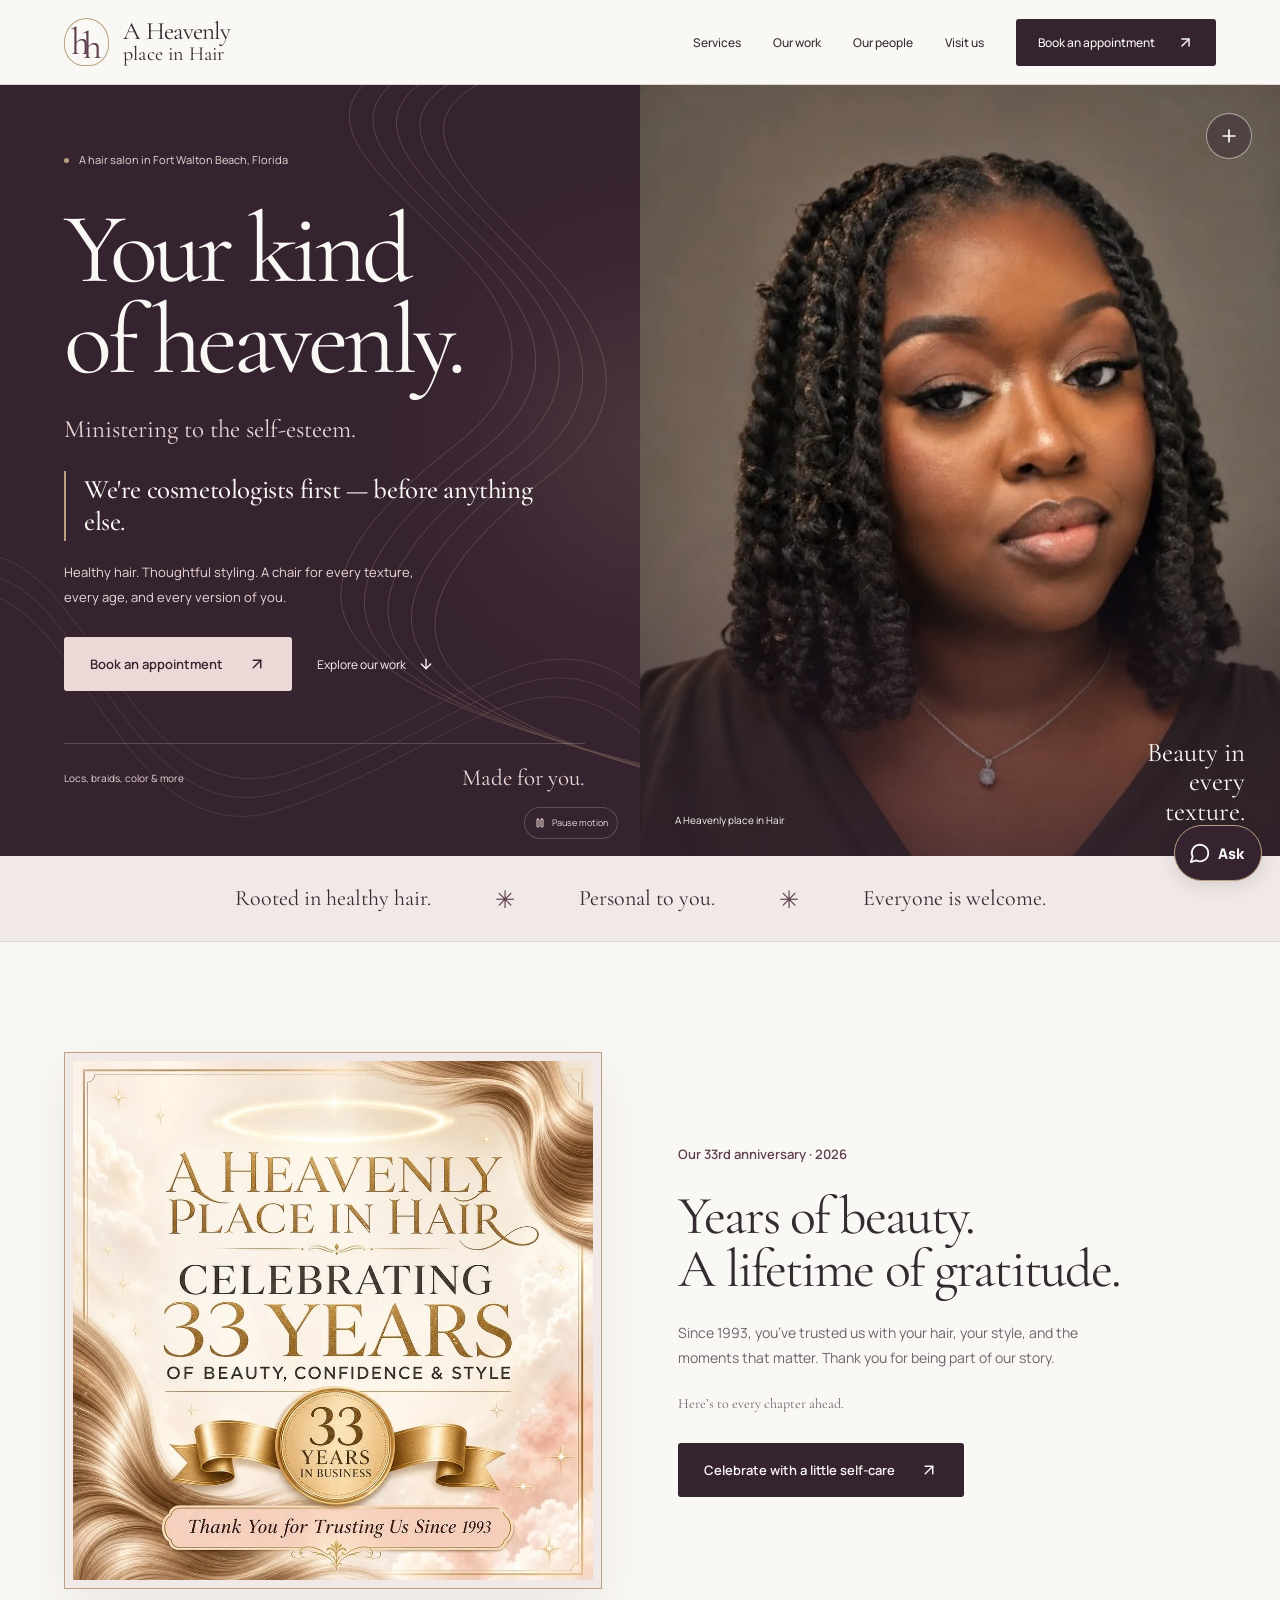
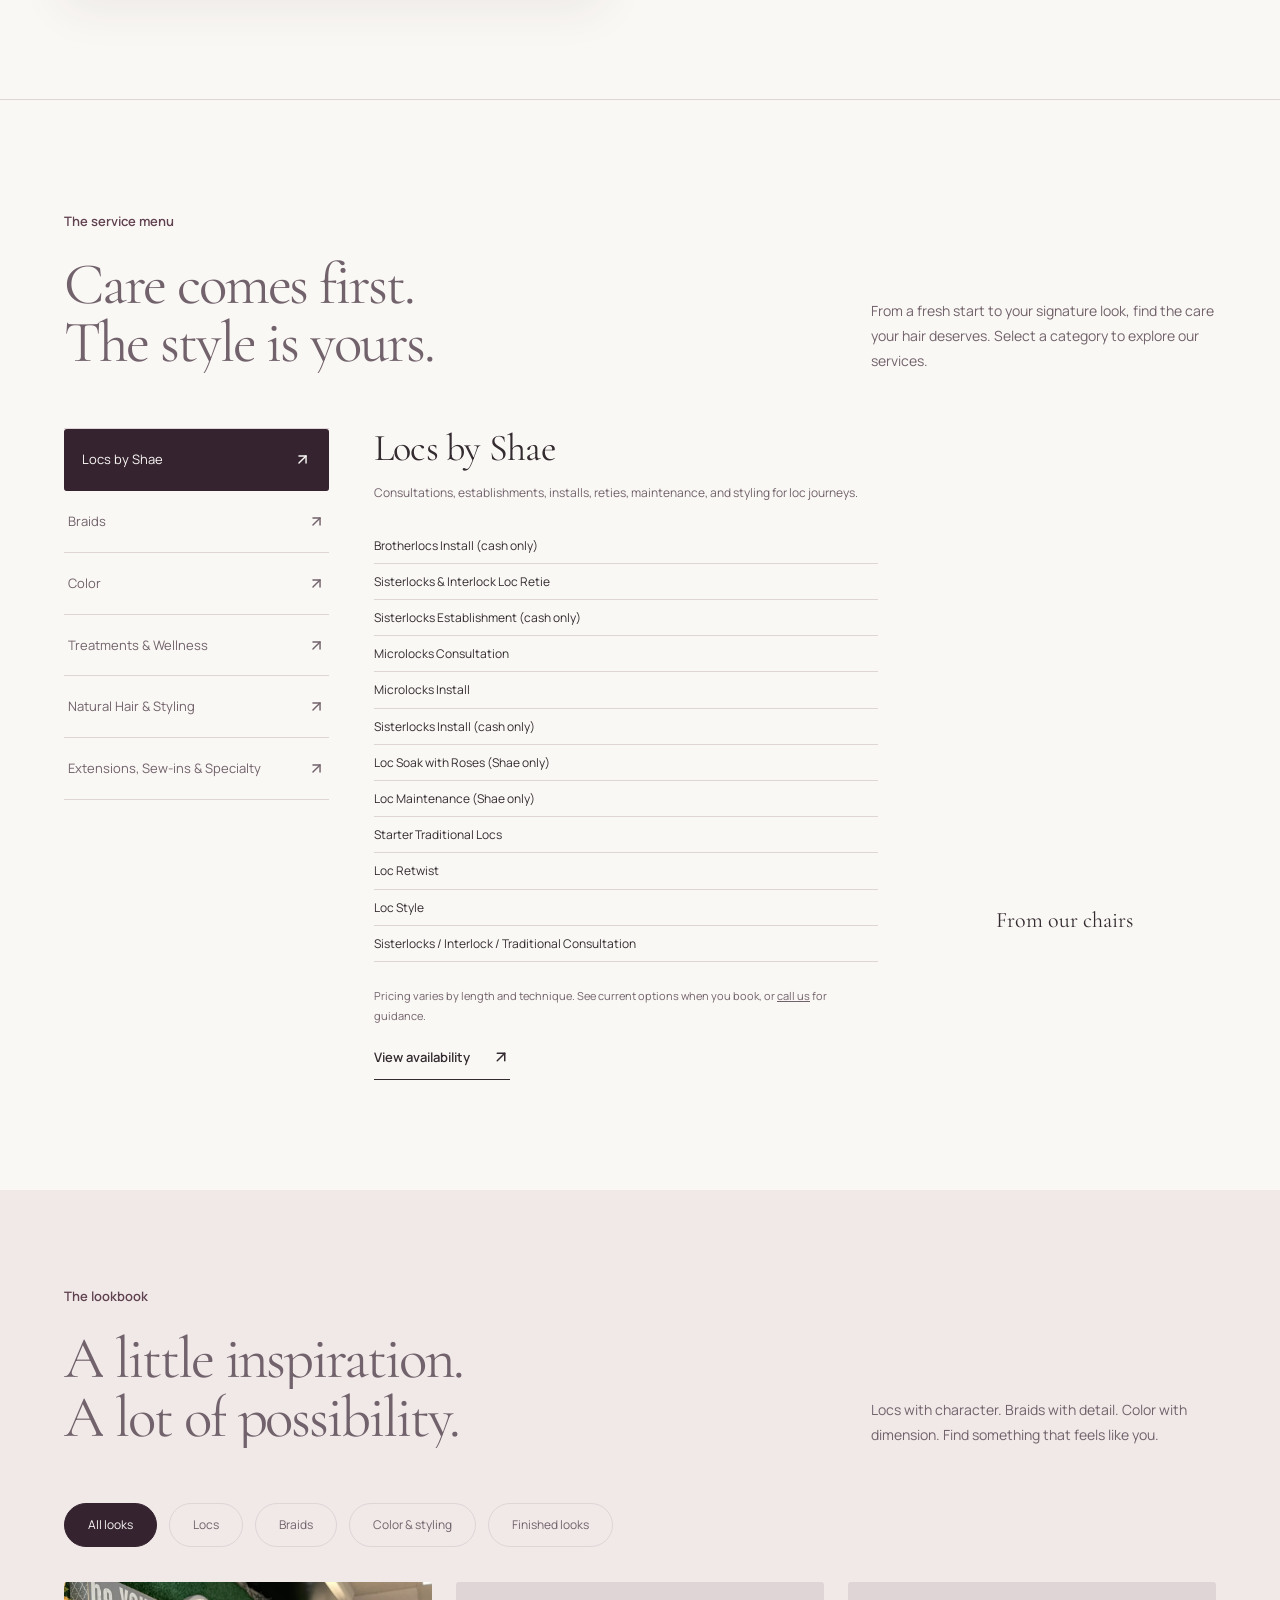
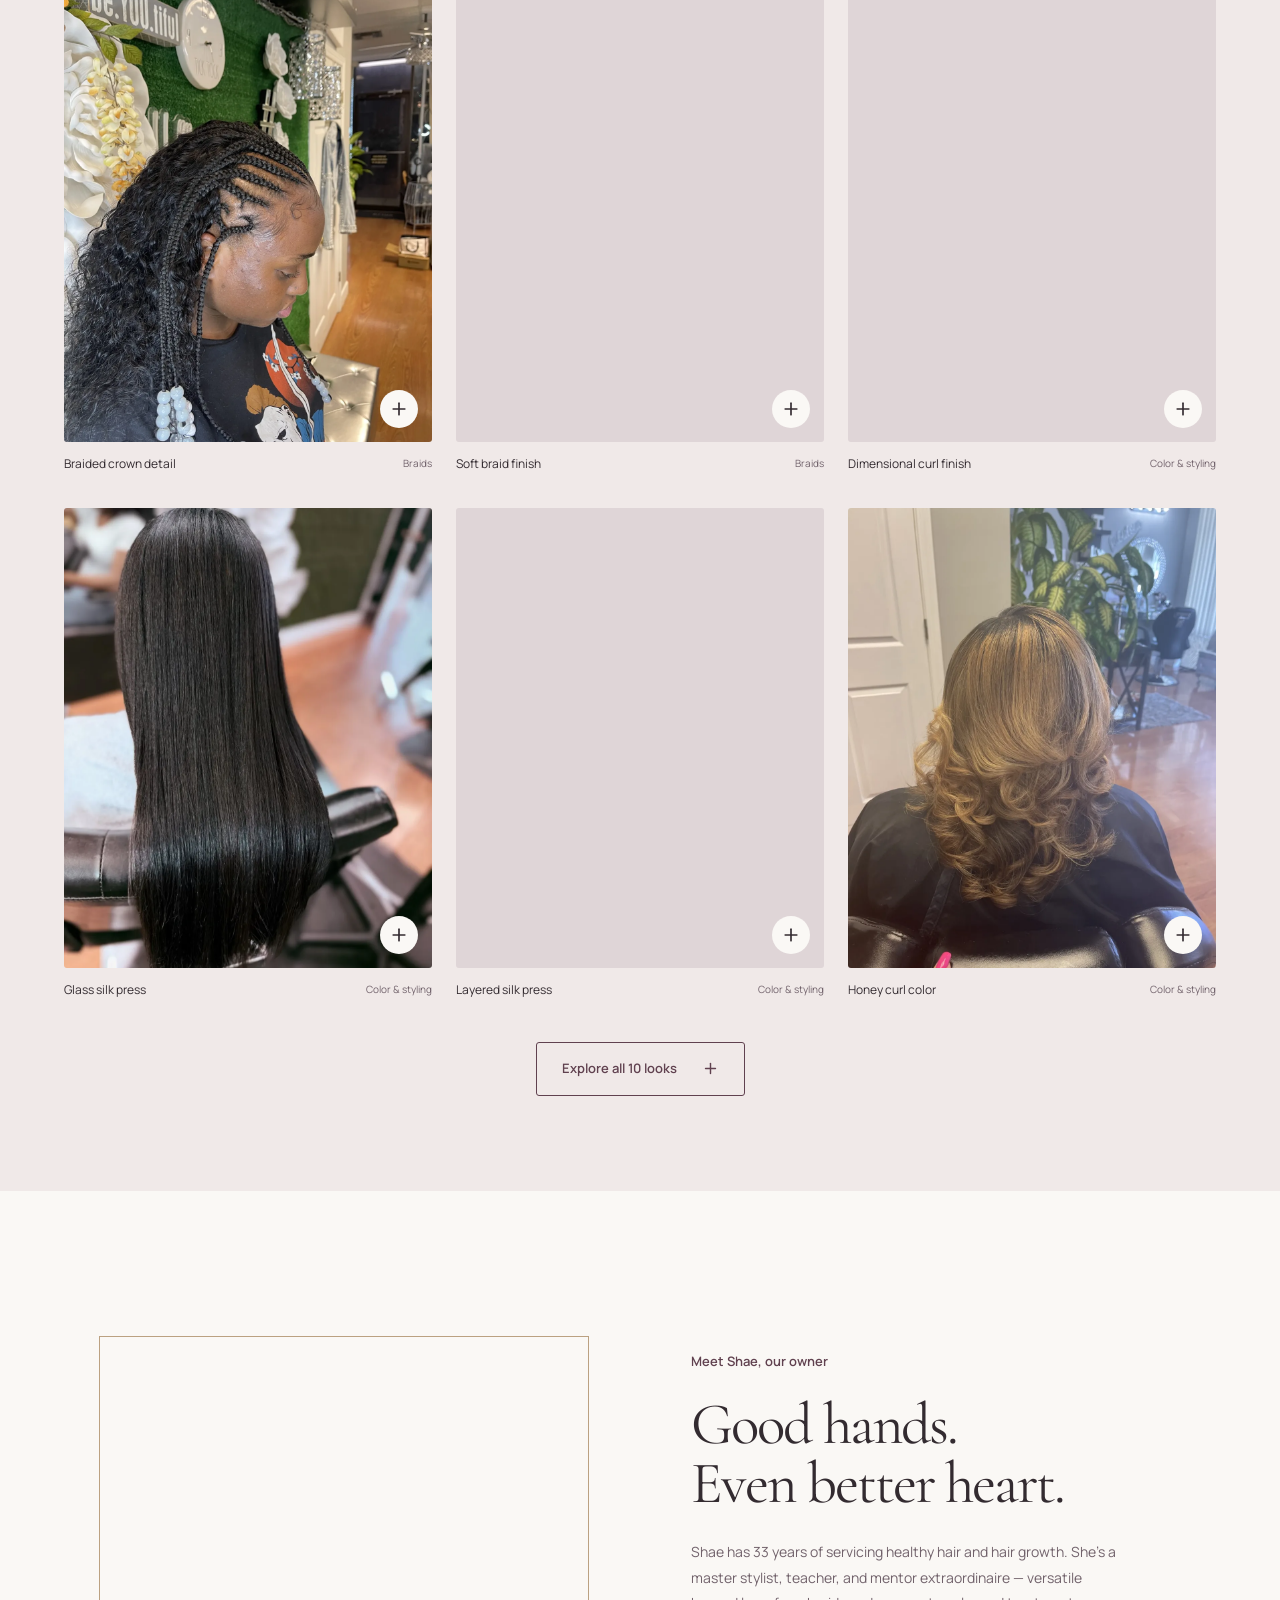
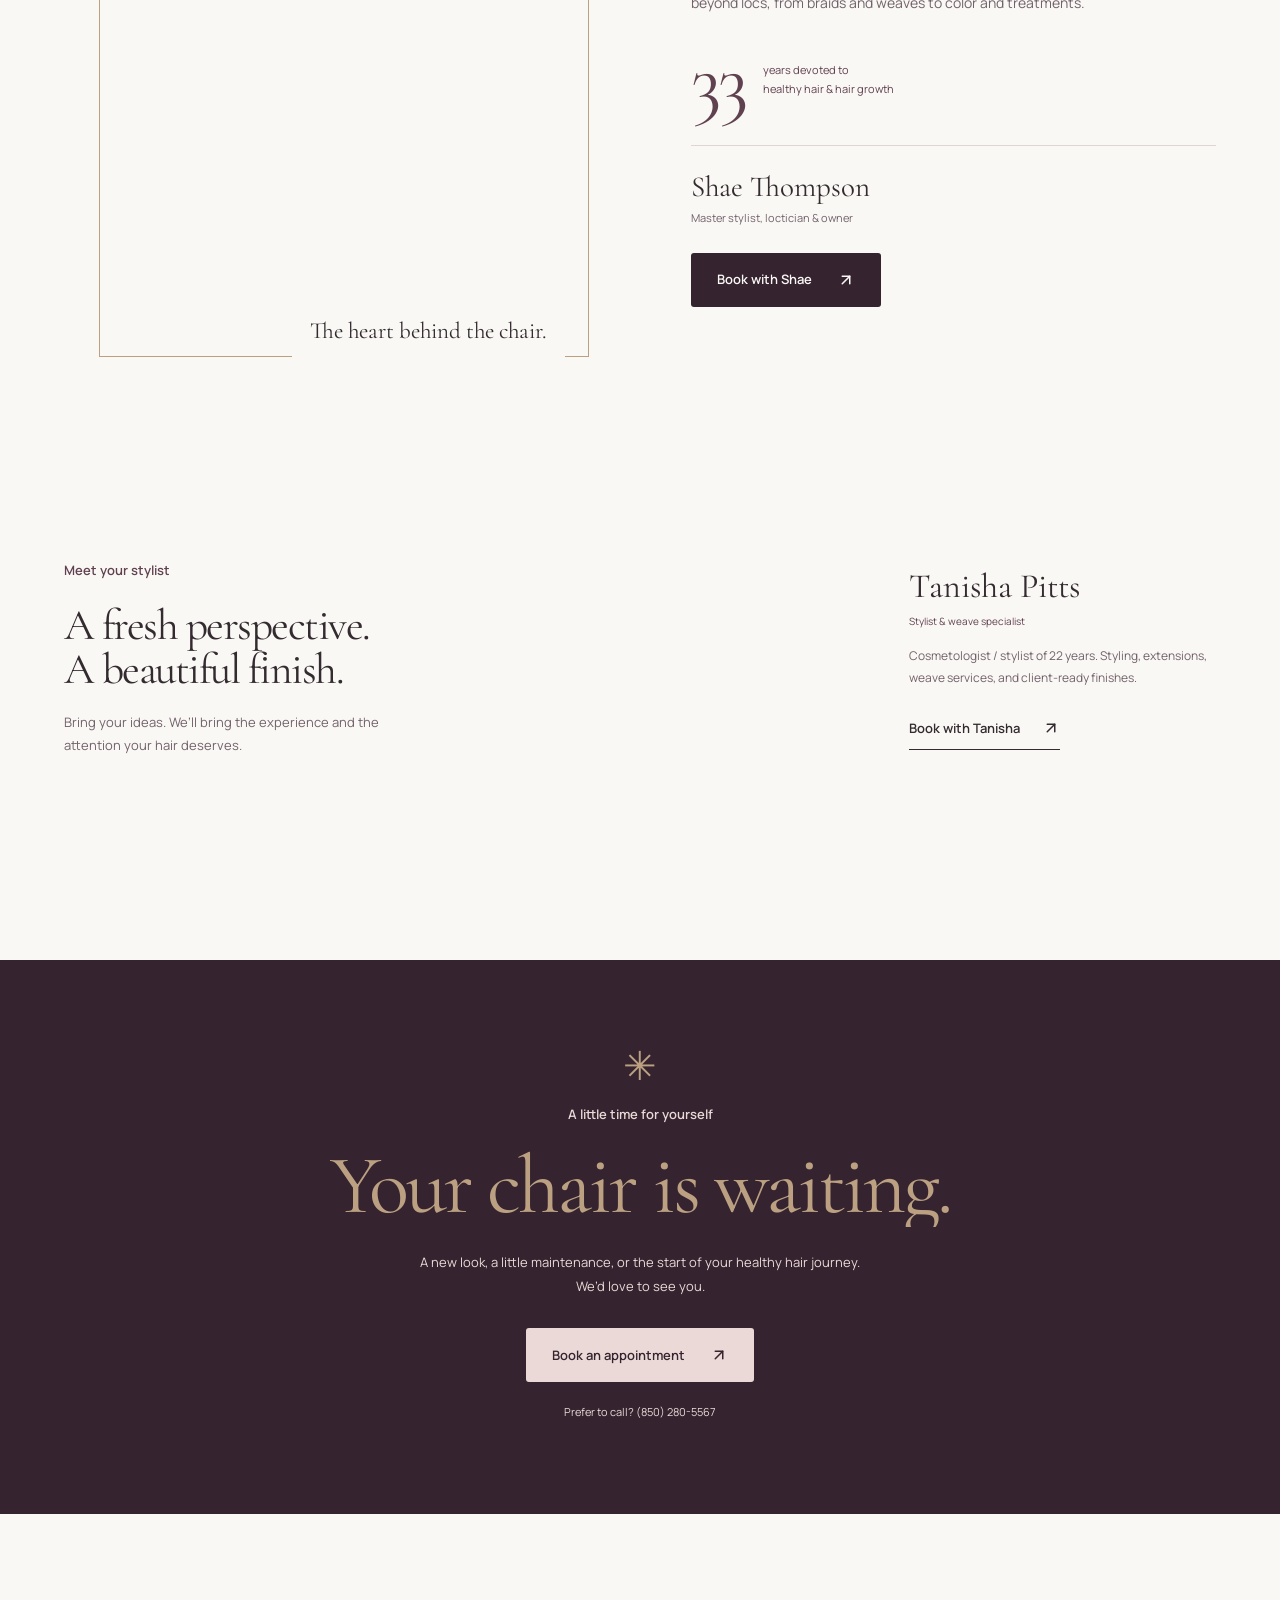
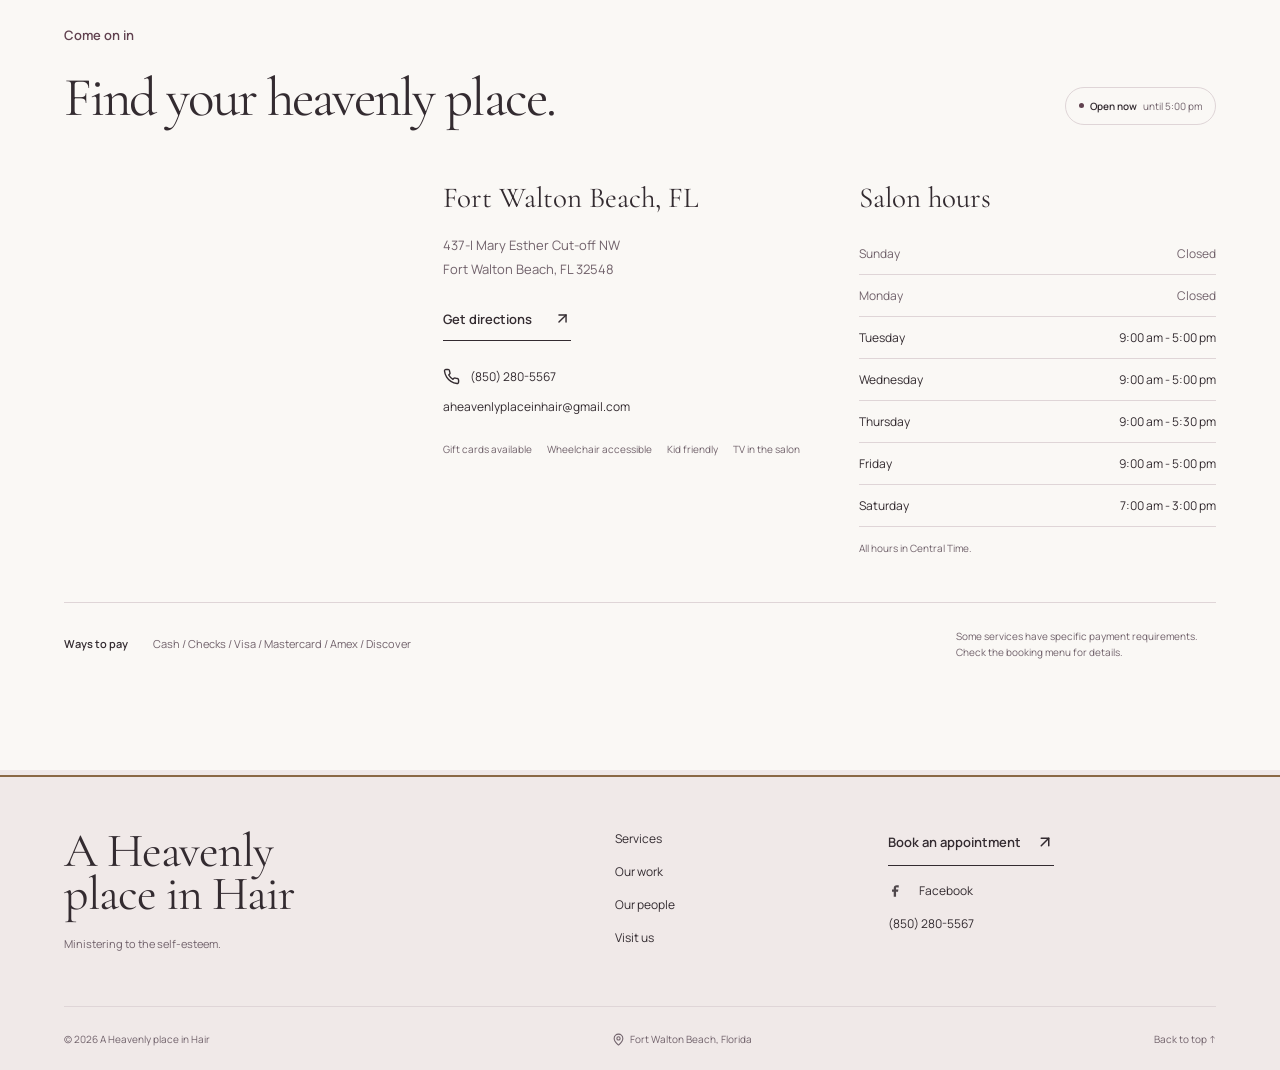
<file: index.html>
<!doctype html>
<html lang="en" data-theme="atelier">
  <head>
    <meta charset="UTF-8" />
    <script>
      // Force HTTPS on the public domain. GitHub Pages' own http→https redirect is off until its
      // certificate re-issues; the browser hits this before anything renders. No-op elsewhere.
      (function () {
        if (window.location.protocol === 'http:' && window.location.hostname === 'aheavenlyplaceinhair.com') {
          window.location.replace('https://' + window.location.host + window.location.pathname + window.location.search + window.location.hash)
        }
      })()
    </script>
    <meta name="viewport" content="width=device-width, initial-scale=1.0, viewport-fit=cover" />
    <title>A Heavenly place in Hair | Salon in Fort Walton Beach, FL</title>
    <meta
      name="description"
      content="Welcoming hair salon in Fort Walton Beach, FL specializing in locs, braids, color, treatments, weaves, and styling for every texture and every age. Book with Shae Thompson today."
    />
    <meta name="theme-color" content="#35232f" />
    <link rel="icon" type="image/svg+xml" href="/favicon.svg" />
    <link rel="apple-touch-icon" sizes="180x180" href="/apple-touch-icon.png" />

    <link rel="canonical" href="https://aheavenlyplaceinhair.com" />
    <meta property="og:url" content="https://aheavenlyplaceinhair.com" />

    <!-- Open Graph -->
    <meta property="og:type" content="business.business" />
    <meta property="og:site_name" content="A Heavenly place in Hair" />
    <meta property="og:locale" content="en_US" />
    <meta property="og:title" content="A Heavenly place in Hair — Fort Walton Beach Salon" />
    <meta property="og:description" content="Healthy hair care for every texture, every gender, every age. Locs, braids, color, treatments, and more — by stylists who treat you like family." />
    <meta property="og:image" content="https://aheavenlyplaceinhair.com/assets/share/og-card.jpg" />
    <meta property="og:image:secure_url" content="https://aheavenlyplaceinhair.com/assets/share/og-card.jpg" />
    <meta property="og:image:type" content="image/jpeg" />
    <meta property="og:image:width" content="1200" />
    <meta property="og:image:height" content="630" />
    <meta property="og:image:alt" content="A Heavenly place in Hair, a salon in Fort Walton Beach, with owner Shae Thompson" />

    <!-- Twitter -->
    <meta name="twitter:card" content="summary_large_image" />
    <meta name="twitter:title" content="A Heavenly place in Hair" />
    <meta name="twitter:description" content="Locs, braids, color, healthy hair care in Fort Walton Beach, FL." />
    <meta name="twitter:image" content="https://aheavenlyplaceinhair.com/assets/share/og-card.jpg" />
    <meta name="twitter:image:alt" content="A Heavenly place in Hair, a salon in Fort Walton Beach, with owner Shae Thompson" />

    <!-- Cormorant Garamond for salon display type; Manrope for readable UI. -->
    <link rel="preconnect" href="https://fonts.googleapis.com" />
    <link rel="preconnect" href="https://fonts.gstatic.com" crossorigin />
    <link href="https://fonts.googleapis.com/css2?family=Cormorant+Garamond:wght@400;500;600&family=Manrope:wght@400;500;600;700&display=swap" rel="stylesheet" />
    <script>
      (function () {
        var root = document.documentElement
        var reduce = window.matchMedia('(prefers-reduced-motion: reduce)').matches
        var seen = false
        try { seen = window.sessionStorage.getItem('hh-intro-atelier-seen') === '1' } catch (error) { seen = false }
        if (reduce) {
          root.classList.add('skip-intro')
          return
        }
        root.classList.add('is-preloading')
        window.__hhIntroWatchdog = window.setTimeout(function () {
          root.classList.remove('is-preloading')
          var intro = document.getElementById('hh-preloader')
          if (intro) intro.remove()
          var app = document.getElementById('root')
          if (app) app.inert = false
          window.dispatchEvent(new CustomEvent('hh:intro-done'))
        }, 6500)
        if (seen) {
          root.classList.add('intro-short')
          return
        }
        // First visit this tab: preload the montage frames so the cuts land on time.
        var frames = [
          '/assets/gallery/locs/portrait-ready-locs-10-560.webp',
          '/assets/gallery/braids/braided-crown-detail-01-560.webp',
          '/assets/gallery/color-styling/glass-silk-press-04-560.webp',
          '/assets/gallery/color-styling/honey-curl-color-06-560.webp'
        ]
        // match the browser's srcset choice (sizes=100vw): CSS width × device pixel ratio
        var wide = window.innerWidth * (window.devicePixelRatio || 1) > 700
        frames.forEach(function (href) {
          var link = document.createElement('link')
          link.rel = 'preload'
          link.as = 'image'
          link.type = 'image/webp'
          link.href = wide ? href.replace('-560.webp', '-1100.webp') : href
          document.head.appendChild(link)
        })
      })()
    </script>
    <style>
      /* Intro-card colours per theme (mirrors src/themes.css; keep in sync when adding a theme) */
      :root, :root[data-theme="royal"] { --pre-bg: #fdf6f0; --pre-ink: #241433; --pre-gold: #c8963c; --pre-plum: #b02e7c; }
      :root[data-theme="celestial"] { --pre-bg: #f7f6fb; --pre-ink: #10132e; --pre-gold: #c8963c; --pre-plum: #b0308a; }
      :root[data-theme="emerald"] { --pre-bg: #fbf7ef; --pre-ink: #10221c; --pre-gold: #c8963c; --pre-plum: #c2405c; }
      :root[data-theme="cream"] { --pre-bg: #fbf6ee; --pre-ink: #2b1c19; --pre-gold: #c48b2e; --pre-plum: #5a2e3b; }
      :root[data-theme="atelier"] { --pre-bg: #35232f; --pre-ink: #faf8f5; --pre-gold: #bba181; --pre-plum: #ead9d6; }
      html.is-preloading,
      html.is-preloading body {
        overflow: hidden;
      }
      html.is-preloading #root {
        visibility: hidden;
        opacity: 0;
      }
      #hh-preloader {
        --intro-offset: 1700ms;
        position: fixed;
        inset: 0;
        z-index: 9999;
        display: grid;
        place-items: center;
        background: transparent;
        color: var(--pre-ink, #2b1c19);
        pointer-events: all;
      }
      html.intro-short #hh-preloader { --intro-offset: 120ms; }
      /* Cinematic montage: four quick cuts of real work, then a fade to the cream title card */
      .preloader-montage {
        position: absolute;
        inset: 0;
        z-index: 1;
        overflow: hidden;
        background: var(--pre-ink, #2b1c19);
        animation: hhMontageOut 460ms ease 1620ms forwards;
      }
      html.intro-short .preloader-montage { display: none; }
      .preloader-montage img {
        position: absolute;
        inset: 0;
        width: 100%;
        height: 100%;
        object-fit: cover;
        object-position: center 22%;
        opacity: 0;
        transform: scale(1.1);
        animation: hhCut 430ms cubic-bezier(0.22, 1, 0.36, 1) forwards;
        animation-delay: calc(var(--m) * 400ms);
      }
      .preloader-montage-veil {
        position: absolute;
        inset: 0;
        background: linear-gradient(180deg, rgba(43, 28, 25, 0.06), rgba(43, 28, 25, 0.42));
      }
      .preloader-montage-word {
        position: absolute;
        left: 50%;
        bottom: 11%;
        margin: 0;
        transform: translateX(-50%);
        color: var(--pre-bg, #fbf6ee);
        font-family: Manrope, system-ui, sans-serif;
        font-size: 0.68rem;
        font-weight: 800;
        max-width: 92vw;
        letter-spacing: 0.3em;
        text-transform: uppercase;
        text-align: center;
        white-space: normal;
        opacity: 0;
        animation: hhMontageLabel 600ms ease 160ms forwards;
      }
      @media (max-width: 480px) {
        .preloader-montage-word { font-size: 0.6rem; letter-spacing: 0.2em; }
      }
      @keyframes hhMontageLabel { to { opacity: 1; } }
      @keyframes hhCut {
        0% { opacity: 0; transform: scale(1.1); }
        14% { opacity: 1; }
        86% { opacity: 1; transform: scale(1.02); }
        100% { opacity: 0; transform: scale(1.02); }
      }
      @keyframes hhMontageOut {
        to { opacity: 0; visibility: hidden; }
      }
      .preloader-panel {
        position: absolute;
        left: 0;
        right: 0;
        height: 50%;
        background: var(--pre-bg, #fbf6ee);
        z-index: 0;
        transition: transform 900ms cubic-bezier(0.76, 0, 0.24, 1);
      }
      .preloader-panel-top { top: 0; }
      .preloader-panel-bottom { bottom: 0; }
      .preloader-center {
        position: relative;
        z-index: 2;
        display: grid;
        justify-items: center;
        gap: 0.2rem;
        text-align: center;
        padding: 2rem 1.25rem 2.4rem;
        max-width: min(92vw, 980px);
      }
      .preloader-eyebrow {
        margin: 0;
        color: var(--pre-gold, #c48b2e);
        font-family: Manrope, system-ui, sans-serif;
        font-size: 0.68rem;
        font-weight: 800;
        letter-spacing: 0.28em;
        text-transform: uppercase;
        opacity: 0;
        transform: translateY(10px);
        animation: hhFadeUp 700ms cubic-bezier(0.22, 1, 0.36, 1) forwards;
        animation-delay: calc(var(--intro-offset) + 180ms);
      }
      .preloader-mark {
        margin: 0;
        font-family: Georgia, "Times New Roman", serif;
        font-size: clamp(3.4rem, 9vw, 5.6rem);
        font-weight: 500;
        letter-spacing: 0.18em;
        padding-left: 0.18em;
        color: var(--pre-ink, #2b1c19);
        line-height: 0.9;
        opacity: 0;
        transform: scale(0.92);
        animation: hhMark 900ms cubic-bezier(0.22, 1, 0.36, 1) forwards;
        animation-delay: calc(var(--intro-offset) + 280ms);
      }
      .preloader-line {
        display: block;
        width: 0;
        height: 2px;
        margin: 0.55rem 0 0.35rem;
        background: var(--pre-gold, #c48b2e);
        animation: hhLine 1200ms cubic-bezier(0.16, 1, 0.3, 1) forwards;
        animation-delay: calc(var(--intro-offset) + 720ms);
      }
      .preloader-name {
        margin: 0;
        max-width: 11ch;
        font-family: 'Cormorant Garamond', Georgia, "Times New Roman", serif;
        font-size: clamp(3.4rem, 11vw, 7.4rem);
        font-weight: 500;
        letter-spacing: -0.045em;
        line-height: 0.92;
        color: var(--pre-ink, #2b1c19);
        opacity: 0;
        transform: translateY(28px) scale(0.96);
        animation: hhNameIn 1400ms cubic-bezier(0.16, 1, 0.3, 1) forwards;
        animation-delay: calc(var(--intro-offset) + 220ms);
      }
      .preloader-tag {
        margin: 0.35rem 0 0;
        font-family: 'Cormorant Garamond', Georgia, "Times New Roman", serif;
        font-style: italic;
        font-size: clamp(1.25rem, 3.2vw, 2.05rem);
        color: var(--pre-plum, #5a2e3b);
        opacity: 0;
        transform: translateY(18px);
        animation: hhFadeUp 1100ms cubic-bezier(0.16, 1, 0.3, 1) forwards;
        animation-delay: calc(var(--intro-offset) + 1000ms);
      }
      @keyframes hhNameIn {
        to { opacity: 1; transform: translateY(0) scale(1); }
      }
      @keyframes hhLine {
        from { width: 0; }
        to { width: min(58vw, 340px); }
      }
      @keyframes hhFadeUp {
        to { opacity: 1; transform: translateY(0); }
      }
      #hh-preloader.is-exiting .preloader-montage {
        opacity: 0;
        transition: opacity 300ms ease;
      }
      #hh-preloader.is-exiting .preloader-center {
        opacity: 0;
        transform: translateY(-28px) scale(1.04);
        letter-spacing: 0.04em;
        transition: opacity 700ms ease, transform 900ms cubic-bezier(0.76, 0, 0.24, 1);
      }
      #hh-preloader.is-exiting .preloader-panel-top {
        transform: translateY(-105%);
        transition-duration: 900ms;
      }
      #hh-preloader.is-exiting .preloader-panel-bottom {
        transform: translateY(105%);
        transition-duration: 900ms;
      }
      .preloader-skip {
        position: absolute; top: max(22px, env(safe-area-inset-top)); right: 24px; z-index: 3;
        padding: 12px 18px; min-height: 44px; border: 1px solid #bba181; border-radius: 30px;
        background: #35232f; color: #faf8f5; font: 12px Manrope, sans-serif; cursor: pointer;
      }
      .preloader-skip:focus-visible { outline: 2px solid #bba181; outline-offset: 4px; }
      #hh-preloader.is-exiting { pointer-events: none; }
      #hh-preloader.is-exiting .preloader-skip { visibility: hidden; }
      @media (prefers-reduced-motion: reduce) {
        #hh-preloader { display: none !important; }
        html.is-preloading #root { opacity: 1; visibility: visible; }
      }
    </style>
    <script type="module" crossorigin src="/assets/index-D96_4qEA.js"></script>
    <link rel="stylesheet" crossorigin href="/assets/index-C_UY44GS.css">
  </head>
  <body>
    <div id="hh-preloader" role="dialog" aria-modal="true" aria-labelledby="intro-title">
      <button class="preloader-skip" type="button">Skip intro</button>
      <div class="preloader-panel preloader-panel-top"></div>
      <div class="preloader-panel preloader-panel-bottom"></div>
      <div class="preloader-montage" aria-hidden="true">
        <img src="/assets/gallery/locs/portrait-ready-locs-10-560.webp" srcset="/assets/gallery/locs/portrait-ready-locs-10-560.webp 560w, /assets/gallery/locs/portrait-ready-locs-10-1100.webp 1100w" sizes="100vw" alt="" style="--m: 0" decoding="sync" />
        <img src="/assets/gallery/braids/braided-crown-detail-01-560.webp" srcset="/assets/gallery/braids/braided-crown-detail-01-560.webp 560w, /assets/gallery/braids/braided-crown-detail-01-1100.webp 1100w" sizes="100vw" alt="" style="--m: 1" decoding="sync" />
        <img src="/assets/gallery/color-styling/glass-silk-press-04-560.webp" srcset="/assets/gallery/color-styling/glass-silk-press-04-560.webp 560w, /assets/gallery/color-styling/glass-silk-press-04-1100.webp 1100w" sizes="100vw" alt="" style="--m: 2" decoding="sync" />
        <img src="/assets/gallery/color-styling/honey-curl-color-06-560.webp" srcset="/assets/gallery/color-styling/honey-curl-color-06-560.webp 560w, /assets/gallery/color-styling/honey-curl-color-06-1100.webp 1100w" sizes="100vw" alt="" style="--m: 3" decoding="sync" />
        <span class="preloader-montage-veil"></span>
        <p class="preloader-montage-word">Fort Walton Beach, FL</p>
      </div>
      <div class="preloader-center">
        <p class="preloader-eyebrow">Fort Walton Beach, FL</p>
        <p class="preloader-name" id="intro-title">A Heavenly place in Hair</p>
        <span class="preloader-line"></span>
        <p class="preloader-tag">Ministering to the self-esteem</p>
      </div>
    </div>
    <script>
      (function () {
        if (document.documentElement.classList.contains('skip-intro')) {
          var el = document.getElementById('hh-preloader')
          if (el) el.remove()
        }
      })()
    </script>
    <div id="root"></div>
  </body>
</html>
</file>
<file: assets/index-C_UY44GS.css>
:root,:root[data-theme=royal]{--bg: #fdf6f0;--bg-rgb: 253, 246, 240;--soft: #f6e3e8;--white: #ffffff;--ink: #241433;--ink-rgb: 36, 20, 51;--ink-soft: #3d2c46;--muted: #6b5a73;--line: #e9dcec;--line-rgb: 233, 220, 236;--accent: #6b2fa0;--accent-rgb: 107, 47, 160;--accent-deep: #4b1d78;--accent-deep-rgb: 75, 29, 120;--accent-tint: #f1e8fa;--accent-tint-rgb: 241, 232, 250;--accent-tint-strong: #e6d8f5;--gold: #a8721a;--gold-rgb: 200, 150, 60;--gold-light: #e6b955;--gold-light-rgb: 230, 185, 85;--gold-deep: #7d5210;--plum: #b02e7c;--plum-rgb: 176, 46, 124;--band: #2b1444;--band-ink: #fdf6f0}:root[data-theme=celestial]{--bg: #f7f6fb;--bg-rgb: 247, 246, 251;--soft: #e8e7f5;--white: #ffffff;--ink: #10132e;--ink-rgb: 16, 19, 46;--ink-soft: #2b2f52;--muted: #5c607f;--line: #dcdbec;--line-rgb: 220, 219, 236;--accent: #2e46b0;--accent-rgb: 46, 70, 176;--accent-deep: #1d2f80;--accent-deep-rgb: 29, 47, 128;--accent-tint: #ebeefb;--accent-tint-rgb: 235, 238, 251;--accent-tint-strong: #dde3f7;--gold: #a8781c;--gold-rgb: 200, 150, 60;--gold-light: #e6c15a;--gold-light-rgb: 230, 193, 90;--gold-deep: #7c5a10;--plum: #b0308a;--plum-rgb: 176, 48, 138;--band: #10132e;--band-ink: #f7f6fb}:root[data-theme=emerald]{--bg: #fbf7ef;--bg-rgb: 251, 247, 239;--soft: #e8f1ea;--white: #ffffff;--ink: #10221c;--ink-rgb: 16, 34, 28;--ink-soft: #2c3f37;--muted: #5f6f68;--line: #d8e3dc;--line-rgb: 216, 227, 220;--accent: #0f7a5a;--accent-rgb: 15, 122, 90;--accent-deep: #0b5a43;--accent-deep-rgb: 11, 90, 67;--accent-tint: #e6f4ee;--accent-tint-rgb: 230, 244, 238;--accent-tint-strong: #d3ebe0;--gold: #a8721a;--gold-rgb: 200, 150, 60;--gold-light: #e6b955;--gold-light-rgb: 230, 185, 85;--gold-deep: #7d5210;--plum: #c2405c;--plum-rgb: 194, 64, 92;--band: #0f2a24;--band-ink: #fbf7ef}:root[data-theme=cream]{--bg: #fbf6ee;--bg-rgb: 251, 246, 238;--soft: #efe6d6;--white: #ffffff;--ink: #2b1c19;--ink-rgb: 43, 28, 25;--ink-soft: #433641;--muted: #6b5d56;--line: #e8ddd0;--line-rgb: 232, 221, 208;--accent: #157a72;--accent-rgb: 21, 122, 114;--accent-deep: #0e524d;--accent-deep-rgb: 14, 82, 77;--accent-tint: #eef7f6;--accent-tint-rgb: 238, 247, 246;--accent-tint-strong: #dff0ee;--gold: #c48b2e;--gold-rgb: 196, 139, 46;--gold-light: #e8c478;--gold-light-rgb: 232, 196, 120;--gold-deep: #7a4f10;--plum: #5a2e3b;--plum-rgb: 90, 46, 59;--band: #2b1c19;--band-ink: #fbf6ee}:root[data-theme=atelier]{--bg: #faf8f5;--bg-rgb: 250, 248, 245;--soft: #f0e9e8;--white: #ffffff;--ink: #332b30;--ink-rgb: 51, 43, 48;--ink-soft: #50434b;--muted: #71626b;--line: #dfd5d7;--line-rgb: 223, 213, 215;--accent: #60414f;--accent-rgb: 96, 65, 79;--accent-deep: #35232f;--accent-deep-rgb: 53, 35, 47;--accent-tint: #f0e9e8;--accent-tint-rgb: 240, 233, 232;--accent-tint-strong: #ead9d6;--gold: #8b6a46;--gold-rgb: 139, 106, 70;--gold-light: #bba181;--gold-light-rgb: 187, 161, 129;--gold-deep: #735738;--plum: #60414f;--plum-rgb: 96, 65, 79;--band: #35232f;--band-ink: #faf8f5;--blush: #ead9d6;--teal-deep: var(--accent-deep)}.test-mode-banner{position:sticky;top:0;z-index:40;width:100%;border-bottom:1px solid rgba(var(--accent-deep-rgb),.16);background:rgba(var(--accent-tint-rgb),.96);color:var(--teal-deep);box-shadow:0 2px 14px rgba(var(--ink-rgb),.08)}.test-mode-banner-inner{display:flex;align-items:center;gap:.85rem;max-width:1220px;margin-inline:auto;padding:.55rem clamp(1rem,4vw,3.5rem)}.test-mode-icon{flex:0 0 auto;color:var(--gold)}.test-mode-copy{display:flex;flex-wrap:wrap;align-items:baseline;gap:.55rem;flex:1;min-width:0;font-size:.84rem}.test-mode-copy strong{font-weight:800;letter-spacing:.06em;text-transform:uppercase;font-size:.78rem}.test-mode-copy span{color:var(--muted)}.test-mode-collapse{display:grid;place-items:center;width:44px;height:44px;border-radius:8px;border:1px solid rgba(var(--accent-deep-rgb),.16);background:var(--white);color:var(--teal-deep);cursor:pointer;transition:background .16s ease}.test-mode-collapse:hover,.test-mode-collapse:focus-visible{background:var(--accent-tint-strong);outline:none}.test-mode-pill{position:fixed;top:.5rem;right:.5rem;z-index:40;display:inline-flex;align-items:center;gap:.35rem;padding:.35rem .6rem;border-radius:999px;border:1px solid rgba(var(--accent-deep-rgb),.2);background:var(--accent-tint);color:var(--teal-deep);font-size:.7rem;font-weight:800;letter-spacing:.08em;text-transform:uppercase;cursor:pointer;box-shadow:0 6px 20px rgba(var(--ink-rgb),.25);transition:transform .16s ease,background .16s ease}.test-mode-pill:hover,.test-mode-pill:focus-visible{background:var(--accent-tint-strong);transform:translateY(-1px);outline:none}.salon-chat{--salon-chat-z: 40}.salon-chat-launcher{position:fixed;right:1.15rem;bottom:1.2rem;z-index:var(--salon-chat-z);display:inline-flex;align-items:center;gap:.45rem;min-height:56px;padding:.7rem 1rem .7rem .85rem;border-radius:999px;background:var(--teal-deep);color:var(--white);box-shadow:0 12px 28px rgba(var(--accent-deep-rgb),.28),0 0 0 1px rgba(var(--gold-rgb),.35);font-size:.92rem;font-weight:800;letter-spacing:.02em;transition:transform .22s var(--motion-ease),background .18s ease,box-shadow .18s ease}.salon-chat-launcher:hover,.salon-chat-launcher:focus-visible{background:var(--teal);transform:translateY(-2px);outline:none;box-shadow:0 16px 32px rgba(var(--accent-deep-rgb),.32),0 0 0 2px rgba(var(--gold-rgb),.55)}.salon-chat-launcher-label{font-family:var(--font-body)}.salon-chat-panel{position:fixed;right:1.15rem;bottom:5.35rem;z-index:var(--salon-chat-z);display:flex;flex-direction:column;width:min(400px,calc(100vw - 1.6rem));height:min(540px,calc(100vh - 8.5rem));overflow:hidden;border:1px solid rgba(var(--gold-rgb),.28);border-radius:18px;background:var(--cream);box-shadow:var(--shadow)}.salon-chat-header{display:flex;align-items:flex-start;justify-content:space-between;gap:.75rem;padding:.95rem 1rem .8rem;border-bottom:1px solid var(--line);background:linear-gradient(180deg,#ffffffb8,rgba(var(--bg-rgb),.92))}.salon-chat-eyebrow{margin:0 0 .15rem;font-size:.68rem;font-weight:800;letter-spacing:.14em;text-transform:uppercase;color:var(--gold)}.salon-chat-header h2{margin:0;font-family:var(--font-display);font-size:1.28rem;font-weight:550;color:var(--ink)}.salon-chat-header-actions{display:flex;align-items:center;gap:.4rem}.salon-chat-book,.salon-chat-send,.salon-chat-icon-button{display:inline-flex;align-items:center;justify-content:center;gap:.3rem;border-radius:999px}.salon-chat-book{min-height:34px;padding:.28rem .7rem;background:var(--teal-deep);color:var(--white);font-size:.78rem;font-weight:800}.salon-chat-book:hover,.salon-chat-book:focus-visible{background:var(--teal);outline:none}.salon-chat-icon-button{width:34px;height:34px;background:var(--white);color:var(--ink);border:1px solid var(--line)}.salon-chat-icon-button:hover,.salon-chat-icon-button:focus-visible{border-color:var(--gold);outline:none}.salon-chat-log{flex:1;overflow-y:auto;display:flex;flex-direction:column;gap:.65rem;padding:.9rem 1rem}.salon-chat-bubble{max-width:92%;margin:0;padding:.7rem .85rem;border-radius:14px;white-space:pre-wrap;font-size:.92rem;line-height:1.45}.salon-chat-bubble.is-assistant{align-self:flex-start;background:var(--white);border:1px solid var(--line);color:var(--ink)}.salon-chat-bubble.is-user{align-self:flex-end;background:var(--ink);color:var(--cream)}.salon-chat-bubble.is-pending{color:var(--muted);font-style:italic}.salon-chat-suggestions{display:flex;flex-wrap:wrap;gap:.4rem;padding:0 1rem .55rem}.salon-chat-chip{min-height:32px;padding:.28rem .7rem;border-radius:999px;background:var(--white);border:1px solid var(--line);color:var(--ink);font-size:.78rem;font-weight:700}.salon-chat-chip:hover,.salon-chat-chip:focus-visible{border-color:var(--gold);outline:none}.salon-chat-chip.is-book{background:var(--gold);border-color:var(--gold);color:var(--ink)}.salon-chat-chip:disabled{opacity:.55}.salon-chat-form{display:flex;gap:.45rem;padding:0 1rem .35rem}.salon-chat-form input{flex:1;min-height:44px;padding:.55rem .8rem;border:1px solid var(--line);border-radius:12px;background:var(--white);color:var(--ink)}.salon-chat-form input:focus{outline:2px solid rgba(var(--gold-rgb),.45);outline-offset:1px;border-color:var(--gold)}.salon-chat-send{width:44px;height:44px;background:var(--teal-deep);color:var(--white)}.salon-chat-send:hover,.salon-chat-send:focus-visible{background:var(--teal);outline:none}.salon-chat-send:disabled{opacity:.45}.salon-chat-note{margin:0 0 .7rem;padding:0 1rem;color:var(--muted);font-size:.72rem;line-height:1.4}@media(max-width:767px){.salon-chat-launcher{right:.85rem;bottom:calc(5.7rem + env(safe-area-inset-bottom) + var(--sticky-action-viewport-offset, 0px))}.salon-chat-panel{left:.65rem;right:.65rem;width:auto;bottom:calc(9.4rem + env(safe-area-inset-bottom) + var(--sticky-action-viewport-offset, 0px));height:min(68vh,calc(100dvh - 12.5rem))}}@media(prefers-reduced-motion:reduce){.salon-chat-launcher{transition:none}.salon-chat-launcher:hover,.salon-chat-launcher:focus-visible{transform:none}}:root{font-family:Manrope,Arial,sans-serif;font-synthesis:none;text-rendering:optimizeLegibility;-webkit-font-smoothing:antialiased;--display: "Cormorant Garamond", Georgia, serif;--font-display: var(--display);--font-body: "Manrope", Arial, sans-serif;--cream: var(--bg);--teal: var(--accent);--shadow: 0 12px 40px rgba(var(--ink-rgb), .15);--motion-ease: ease;--gutter: clamp(24px, 5vw, 88px);color:var(--ink);background:var(--bg)}*{box-sizing:border-box}html{scroll-behavior:smooth;scroll-padding-top:100px}body{margin:0;min-width:320px}button,input{font:inherit}button,a{-webkit-tap-highlight-color:transparent}button{cursor:pointer}a{color:inherit;text-decoration:none}button,input,a{touch-action:manipulation}button:disabled{cursor:default}:focus-visible{outline:2px solid var(--gold);outline-offset:5px}h1,h2,h3,p,figure{margin:0}h1,h2,h3{font-family:var(--display);font-weight:400}h2{font-size:clamp(44px,4.6vw,72px);line-height:1;letter-spacing:-.035em}p{line-height:1.8}img{display:block;width:100%;height:auto}picture{display:block}button svg,a svg{flex-shrink:0}::selection{background:var(--blush);color:var(--band)}.visually-hidden{position:absolute;width:1px;height:1px;overflow:hidden;clip-path:inset(50%);white-space:nowrap}.skip-link{position:fixed;top:10px;left:10px;padding:14px 24px;z-index:200;background:var(--bg);transform:translateY(-150%)}.skip-link:focus{transform:none}.section{padding:110px var(--gutter);max-width:1600px;margin-inline:auto}.section-label{font-size:13px;font-weight:600;color:var(--accent);margin-bottom:22px}.section-heading{display:flex;justify-content:space-between;align-items:end;gap:50px;margin-bottom:55px}.section-description{max-width:345px;color:var(--muted);font-size:14px}.button{display:inline-flex;justify-content:center;align-items:center;gap:25px;min-height:54px;padding:16px 25px;border:1px solid transparent;border-radius:3px;font-size:13px;font-weight:600;line-height:1.5;transition:background .2s ease,color .2s ease}.button-primary{color:var(--bg);background:var(--band)}.button-primary:hover{background:var(--accent)}.button-outline{background:transparent;border-color:var(--accent);color:var(--accent)}.button-outline:hover{background:var(--soft)}.text-link{display:inline-flex;align-items:center;justify-content:space-between;gap:22px;min-height:44px;padding-block:10px;border-bottom:1px solid currentColor;font-size:13px;font-weight:600}.text-link:hover{color:var(--accent)}.icon-button{display:inline-flex;align-items:center;justify-content:center;height:44px;width:44px;border:1px solid var(--line);border-radius:50%;color:inherit;background:transparent}.site-header{position:sticky;top:0;z-index:35;display:flex;align-items:center;justify-content:space-between;gap:30px;padding:18px var(--gutter);background:var(--bg);border-bottom:1px solid var(--line)}.brand-lockup{display:inline-flex;align-items:center;gap:14px;flex-shrink:0}.brand-symbol{position:relative;width:45px;height:48px;border:1px solid var(--gold-light);border-radius:50% 50% 44% 44%;display:flex;justify-content:center;align-items:center;font:38px/.8 var(--display);color:var(--accent);letter-spacing:-7px;padding-right:7px}.brand-symbol span{transform:translateY(4px)}.brand-name{font:25px/.85 var(--display);letter-spacing:-.7px}.brand-name>span{display:block;padding-top:4px;font-size:20px;letter-spacing:.2px}.site-nav{display:flex;align-items:center;gap:clamp(20px,2.5vw,42px);font-size:12px;font-weight:500}.site-nav>a{padding-block:12px}.site-nav>a:hover{color:var(--accent)}.site-nav .nav-booking{display:inline-flex;gap:22px;align-items:center;background:var(--band);color:var(--bg);padding:15px 22px;border-radius:3px}.site-nav .nav-booking:hover{background:var(--accent)}.menu-button{display:none}.hero{display:grid;grid-template-columns:1fr 1fr;background:var(--band);color:var(--band-ink)}.hero-copy{padding:clamp(48px,5.1vw,90px) clamp(32px,4.3vw,70px) 25px var(--gutter);display:flex;flex-direction:column;justify-content:center}.hero-location{display:flex;align-items:center;gap:10px;font-size:11px;color:var(--blush)}.hero-location>span{display:inline-block;width:5px;height:5px;background:var(--gold-light);border-radius:50%}.hero h1{font-size:clamp(70px,7.8vw,124px);line-height:.91;letter-spacing:-.045em;margin:35px 0 26px}.hero-tagline{font:25px/1.35 var(--display);color:var(--blush)}.hero-philosophy{margin-top:17px;font-size:11px;font-weight:600}.hero-description{max-width:355px;margin-top:13px;font-size:13px;color:var(--blush);line-height:1.9}.hero-actions{display:flex;flex-wrap:wrap;align-items:center;gap:25px;margin-top:28px}.hero .button-primary{color:var(--band);background:var(--blush)}.hero .button-primary:hover{background:var(--bg)}.hero-work-link{display:inline-flex;align-items:center;gap:12px;min-height:44px;font-size:12px}.hero-work-link:hover{color:var(--gold-light)}.hero-bottom{margin-top:clamp(40px,4vw,65px);padding-top:20px;border-top:1px solid rgba(var(--line-rgb),.22);display:flex;align-items:center;justify-content:space-between;gap:10px;font-size:10px;color:var(--blush)}.hero-signature{font:23px var(--display)}.hero-visual{position:relative;min-height:690px}.hero-photo{width:100%;height:100%;padding:0;display:block;border:0;background:var(--band);text-align:left;color:var(--white)}.hero-photo picture{position:absolute;inset:0}.hero-photo img{width:100%;height:100%;object-fit:cover;object-position:center 14%}.hero-photo:after{content:"";position:absolute;inset:55% 0 0;background:linear-gradient(transparent,rgba(var(--accent-deep-rgb),.75));pointer-events:none}.photo-open{position:absolute;right:28px;top:28px;z-index:1;display:flex;align-items:center;flex-direction:row-reverse;gap:12px}.photo-open>svg{box-sizing:content-box;padding:12px;border-radius:50%;border:1px solid rgba(var(--bg-rgb),.55);background:rgba(var(--accent-deep-rgb),.45)}.photo-open>span{font-size:11px;padding:8px 12px;border-radius:3px;background:rgba(var(--accent-deep-rgb),.65);opacity:0;transition:opacity .2s}.hero-photo:hover .photo-open>span,.hero-photo:focus-visible .photo-open>span{opacity:1}.hero-photo:focus-visible{outline-offset:-8px}.hero-photo-caption{position:absolute;bottom:29px;left:35px;right:35px;z-index:1;pointer-events:none;display:flex;justify-content:space-between;align-items:end;gap:20px;font-size:10px}.hero-photo-caption span:last-child{font:27px/1.1 var(--display);max-width:130px;text-align:right}.welcome-strip{display:flex;align-items:center;justify-content:center;gap:clamp(25px,5vw,80px);padding:26px var(--gutter);border-bottom:1px solid var(--line);background:var(--soft)}.welcome-strip p{font:22px/1.4 var(--display)}.small-flower{color:var(--accent);font-size:24px}.anniversary-section{display:grid;grid-template-columns:minmax(0,1fr) minmax(0,1fr);align-items:center;gap:clamp(32px,6vw,96px);border-bottom:1px solid var(--line)}.anniversary-artwork{display:block;max-width:540px;padding:8px;background:var(--soft);border:1px solid var(--gold-light);box-shadow:0 18px 45px rgba(var(--ink-rgb),.08)}.anniversary-artwork img{aspect-ratio:1;object-fit:contain}.anniversary-copy h2{font-size:clamp(40px,4.2vw,64px)}.anniversary-copy>p:not(.section-label){max-width:440px;margin-top:24px;color:var(--muted);font-size:14px}.anniversary-copy>.anniversary-signoff{font:26px/1.35 var(--display);color:var(--accent)}.anniversary-copy .button{margin-top:30px}@media(max-width:760px){.anniversary-section{grid-template-columns:1fr;padding-block:60px}.anniversary-artwork{width:100%;margin-inline:auto}.anniversary-copy{max-width:540px;margin-inline:auto;width:100%}.anniversary-copy .button{gap:14px}}.service-layout{display:grid;grid-template-columns:265px 1fr;gap:45px;align-items:start}.service-tabs{display:flex;flex-direction:column;border-top:1px solid var(--line)}.service-tabs button{display:flex;justify-content:space-between;gap:15px;text-align:left;padding:20px 4px;border:0;border-bottom:1px solid var(--line);background:transparent;color:var(--muted);font-size:13px;line-height:1.6}.service-tabs button svg{margin-top:2px}.service-tabs button[aria-selected=true]{padding-inline:18px;background:var(--band);color:var(--bg);border-radius:3px;border-color:var(--band)}.service-tabs button:hover:not([aria-selected=true]){color:var(--ink);background:var(--soft)}.service-panel{display:grid;grid-template-columns:minmax(0,1fr) minmax(170px,.6fr);gap:35px}.service-panel-copy h3{font-size:38px;letter-spacing:-.02em;line-height:1.1;margin-bottom:12px}.service-panel-copy>p{color:var(--muted);font-size:12px}.service-list{padding:0;list-style:none;margin:24px 0}.service-list li{padding:8px 0;border-bottom:1px solid var(--line);font-size:12px;line-height:1.6}.service-note p{color:var(--muted);font-size:11px}.service-note p a{text-decoration:underline}.service-note .text-link{margin-top:10px}.service-photo{position:relative}.service-photo img{aspect-ratio:3/4.6;object-fit:cover;border-radius:130px 130px 3px 3px}.service-photo>span{display:block;font:22px var(--display);margin-top:15px;text-align:center}.gallery-section{background:var(--soft);padding:95px var(--gutter)}.gallery-section>*{max-width:1424px;margin-inline:auto}.gallery-filters{display:flex;gap:12px;flex-wrap:wrap;margin-bottom:35px}.gallery-filters button{border:1px solid var(--line);border-radius:30px;padding:12px 23px;background:transparent;color:var(--muted);font-size:12px;min-height:44px}.gallery-filters button[aria-pressed=true]{background:var(--band);border-color:var(--band);color:var(--bg)}.gallery-filters button:hover:not([aria-pressed=true]){border-color:var(--accent);color:var(--accent)}.gallery-grid{display:grid;grid-template-columns:repeat(3,minmax(0,1fr));gap:36px 24px}.gallery-item button{width:100%;padding:0;position:relative;display:block;overflow:hidden;border:0;border-radius:3px;background:var(--line)}.gallery-item img{aspect-ratio:3/3.75;object-fit:cover;transition:transform .5s ease}.gallery-item button:hover img{transform:scale(1.035)}.gallery-expand{position:absolute;bottom:14px;right:14px;display:grid;place-items:center;width:38px;height:38px;border-radius:50%;background:var(--bg);color:var(--ink)}.gallery-item figcaption{display:flex;align-items:center;justify-content:space-between;gap:10px;margin-top:13px;font-size:12px}.gallery-item figcaption>span:last-child{color:var(--muted);font-size:10px}.gallery-more{display:flex;width:max-content;margin-top:44px}.owner-section{display:grid;grid-template-columns:1fr 1fr;gap:clamp(60px,8vw,140px);align-items:center}.owner-portrait{padding:0 20px 25px 0;position:relative}.owner-portrait:before{content:"";position:absolute;inset:35px 0 0 35px;border:1px solid var(--gold-light);z-index:-1}.owner-portrait img{aspect-ratio:4/5;object-fit:cover;object-position:center 20%;border-radius:3px}.portrait-note{position:absolute;bottom:0;right:24px;padding:12px 18px;background:var(--bg);font:23px var(--display)}.owner-story h2{margin-bottom:26px}.owner-intro{font-size:14px;color:var(--muted);max-width:425px}.owner-experience{display:flex;align-items:center;gap:18px;margin:30px 0;color:var(--accent)}.owner-experience strong{font:78px/.9 var(--display);letter-spacing:-3px}.owner-experience span{font-size:11px;line-height:1.7}.owner-signoff{border-top:1px solid var(--line);padding-top:23px;margin-bottom:25px}.owner-signoff h3{font-size:29px}.owner-signoff p{font-size:11px;color:var(--muted);margin-top:4px}.team-section{display:grid;grid-template-columns:.8fr 1.2fr;gap:80px;align-items:center;padding-top:0}.team-heading h2{font-size:clamp(38px,3.4vw,52px)}.team-heading>p:last-child{font-size:13px;color:var(--muted);margin-top:20px;max-width:320px}.stylist-feature{display:grid;grid-template-columns:1fr 1fr;gap:30px;align-items:center}.stylist-portrait img{aspect-ratio:4/5;object-fit:cover;object-position:center 20%;border-radius:140px 140px 3px 3px}.stylist-copy h3{font-size:34px}.stylist-role{color:var(--accent);font-size:10px;margin:5px 0 15px}.stylist-copy>p:not(.stylist-role){font-size:12px;color:var(--muted)}.stylist-copy .text-link{margin-top:18px}.booking-section{position:relative;overflow:hidden;padding:85px var(--gutter) 95px;text-align:center;background:var(--band);color:var(--band-ink)}.booking-section .section-label{color:var(--blush);margin:18px 0}.booking-flower{font-size:40px;line-height:1;color:var(--gold-light)}.booking-section h2{font-size:clamp(55px,6.5vw,98px);margin-bottom:24px}.booking-section>p:not(.section-label){font-size:13px;color:var(--blush)}.booking-section .button{margin-top:30px;background:var(--blush);color:var(--band)}.booking-section .button:hover{background:var(--bg)}.booking-phone{display:block;width:max-content;max-width:100%;margin:22px auto 0;font-size:11px;color:var(--blush)}.booking-phone:hover{text-decoration:underline}.contact-section .section-heading h2{font-size:clamp(44px,4.3vw,68px)}.contact-grid{display:grid;grid-template-columns:.9fr 1fr .95fr;gap:40px}.visit-photo img{height:370px;object-fit:cover;object-position:center top;border-radius:3px}.contact-grid h3{font-size:29px;margin:0 0 18px}.visit-details address{font-style:normal;font-size:13px;line-height:1.9;color:var(--muted)}.directions-link{margin-top:15px}.contact-links{display:grid;gap:13px;margin-top:27px;font-size:12px}.contact-links a{display:inline-flex;gap:10px;align-items:center;overflow-wrap:anywhere}.contact-links a:hover{text-decoration:underline}.visit-amenities{display:flex;flex-wrap:wrap;gap:10px 15px;margin-top:27px}.visit-amenities span{font-size:10px;color:var(--muted)}.hours-card dl{margin:0}.hours-card dl>div{display:flex;justify-content:space-between;gap:12px;padding:12px 0;font-size:12px;border-bottom:1px solid var(--line)}.hours-card dd{margin:0;white-space:nowrap}.hours-card .is-closed{color:var(--muted)}.hours-card>p{font-size:10px;color:var(--muted);margin-top:12px}.open-status{display:inline-flex;align-items:center;gap:6px;padding:10px 13px;font-size:10px;line-height:1.6;border:1px solid var(--line);border-radius:30px;white-space:nowrap}.open-status-dot{width:5px;height:5px;border-radius:50%;background:var(--muted)}.open-status.is-open .open-status-dot{background:var(--accent)}.open-status-label{font-weight:600}.open-status-detail{color:var(--muted)}.payments{display:flex;align-items:center;gap:25px;border-top:1px solid var(--line);margin-top:45px;padding-top:25px;font-size:11px}.payments>span:first-child{font-weight:600;white-space:nowrap}.payments p{color:var(--muted)}.payments>span:last-child{max-width:260px;margin-left:auto;color:var(--muted);font-size:10px;line-height:1.6}.site-footer{padding:60px var(--gutter) 24px;background:var(--soft)}.footer-top,.footer-bottom{max-width:1424px;margin-inline:auto}.footer-top{display:grid;grid-template-columns:1.5fr .65fr 1fr;gap:60px}.footer-brand{font:48px/.9 var(--display);letter-spacing:-1px}.footer-brand>span{display:block;font:11px Manrope,sans-serif;letter-spacing:0;color:var(--muted);margin-top:20px}.footer-nav,.footer-contact{display:flex;flex-direction:column;align-items:start;gap:16px;font-size:12px}.footer-nav>a:hover,.footer-contact>a:hover{text-decoration:underline}.footer-contact>a{display:inline-flex;align-items:center;gap:15px}.footer-social{display:inline-flex;align-items:center;gap:10px}.footer-social svg{opacity:.85}.footer-contact .text-link{padding-top:0;min-height:36px}.footer-bottom{display:flex;align-items:center;justify-content:space-between;gap:25px;padding-top:25px;margin-top:55px;border-top:1px solid var(--line);color:var(--muted);font-size:10px}.footer-bottom>span{display:inline-flex;align-items:center;gap:5px}.lightbox{max-width:100vw;max-height:100dvh;width:100%;height:100%;border:0;padding:32px;margin:auto;background:transparent;color:var(--bg)}.lightbox[open]{display:grid;place-items:center}.lightbox::backdrop{background:rgba(var(--accent-deep-rgb),.96)}.lightbox-frame{position:relative;max-width:min(750px,100%)}.lightbox-frame picture img{width:auto;max-width:100%;height:auto;max-height:76dvh;object-fit:contain;margin:auto}.lightbox-close{position:absolute;z-index:1;right:10px;top:10px;width:44px;height:44px;display:grid;place-items:center;border:1px solid rgba(var(--bg-rgb),.4);border-radius:50%;background:var(--band);color:var(--bg)}.lightbox-caption{display:flex;align-items:center;justify-content:space-between;gap:25px;padding-top:18px}.lightbox-caption>div{text-align:center}.lightbox-caption h3{font-size:25px}.lightbox-caption p{font-size:10px;margin-top:4px;color:var(--blush)}.lightbox .icon-button{flex-shrink:0}.lightbox :focus-visible,.hero :focus-visible,.booking-section :focus-visible{outline-color:var(--gold-light)}.sticky-action-bar{display:none}.salon-chat-launcher{background:var(--band);color:var(--bg);box-shadow:0 4px 18px rgba(var(--ink-rgb),.14);border:1px solid var(--gold-light)}.salon-chat-header h2{font-family:var(--display)}.salon-chat-eyebrow{text-transform:none;letter-spacing:0}.salon-chat-panel{background:var(--bg)}.salon-chat-form input{font-size:16px}.salon-chat-note{line-height:1.5}@media(min-width:1700px){.hero{padding-inline:calc((100vw - 1700px)/2)}.hero-copy{padding-left:70px}.hero-visual{min-height:760px}}@media(max-width:1150px){.site-nav{gap:22px}.site-nav .nav-booking{padding:14px;gap:12px}.hero-visual{min-height:680px}.hero-actions{gap:14px}.service-layout{grid-template-columns:220px 1fr;gap:30px}.service-panel{grid-template-columns:1fr}.service-photo{display:none}.team-section{gap:40px}.stylist-feature,.contact-grid{gap:25px}.visit-photo img{height:360px}}@media(max-width:900px){.site-header{gap:20px}.site-nav{gap:16px;font-size:11px}.brand-name{font-size:23px}.brand-name>span{font-size:19px}.brand-symbol{display:none}.section{padding-block:85px}.hero-copy{padding-right:30px}.hero-location{font-size:10px}.hero h1{font-size:73px}.hero-tagline{font-size:23px}.hero-visual{min-height:700px}.hero-bottom{font-size:9px}.hero-photo-caption{left:20px;right:20px}.hero-photo-caption>span:first-child{max-width:90px;line-height:1.5}.section-heading{gap:30px}.section-description{max-width:265px;font-size:13px}.owner-section{gap:50px}.owner-intro{font-size:13px}.team-section{grid-template-columns:1fr;padding-top:0}.team-heading{max-width:540px}.stylist-feature{grid-template-columns:240px 1fr;max-width:640px}.contact-grid{grid-template-columns:1fr 1fr;gap:35px}.visit-photo{grid-column:1/-1}.visit-photo img{height:auto;aspect-ratio:4 / 3}.contact-section .section-heading{align-items:start;flex-direction:column}.payments{flex-wrap:wrap;gap:12px 25px}.payments>span:last-child{max-width:none;margin-left:0;width:100%}}@media(max-width:760px){html{scroll-padding-top:88px}.site-header{padding-block:14px;min-height:76px}.brand-symbol{display:flex;width:37px;height:41px;font-size:32px}.brand-lockup{gap:10px}.brand-name{font-size:23px}.brand-name>span{font-size:18px}.menu-button{display:inline-flex}.site-nav{display:none;position:absolute;top:100%;left:0;right:0;padding:15px var(--gutter) 25px;background:var(--bg);border-bottom:1px solid var(--line);box-shadow:0 15px 20px rgba(var(--ink-rgb),.08)}.site-nav.is-open{display:flex;flex-direction:column;align-items:stretch;gap:5px}.site-nav>a{padding:14px 0;font-size:14px}.site-nav .nav-booking{margin-top:7px;justify-content:space-between;padding:16px}.hero{grid-template-columns:1fr}.hero-copy{padding:40px var(--gutter) 30px}.hero-location{font-size:10px}.hero h1{font-size:clamp(69px,13.8vw,102px);margin:28px 0 23px;line-height:.92}.hero-tagline{font-size:25px}.hero-philosophy{margin-top:17px;font-size:10px}.hero-description{font-size:12px;max-width:380px;margin-top:12px}.hero-actions{margin-top:25px;gap:16px}.hero .button{font-size:12px;gap:18px;padding-inline:20px}.hero-work-link{font-size:11px;gap:8px}.hero-bottom{margin-top:27px;padding-top:16px;font-size:9px}.hero-signature{font-size:21px}.hero-visual{min-height:0;aspect-ratio:1/1.1}.hero-photo img{object-position:center 35%}.hero-photo-caption{bottom:25px;left:25px;right:25px}.hero-photo-caption>span:first-child{max-width:none}.photo-open{top:20px;right:20px}.welcome-strip{gap:14px;padding:22px 16px}.welcome-strip p{font-size:16px;line-height:1.3;text-align:center}.small-flower{font-size:18px}.section{padding:65px var(--gutter)}.section-label{margin-bottom:15px;font-size:12px}h2{font-size:clamp(42px,8.2vw,58px)}.section-heading{flex-direction:column;align-items:start;gap:22px;margin-bottom:32px}.section-description{max-width:420px}.service-layout{grid-template-columns:1fr;gap:28px}.service-tabs{flex-direction:row;overflow-x:auto;border:0;padding:5px 2px 12px;gap:8px;scrollbar-width:thin;scrollbar-color:var(--gold-light) transparent}.service-tabs button{flex:0 0 auto;padding:13px 17px;border:1px solid var(--line);border-radius:3px;font-size:12px}.service-tabs button[aria-selected=true]{padding:13px 17px}.service-tabs button svg{display:none}.service-panel{display:block}.service-panel-copy h3{font-size:34px}.service-list{columns:2;column-gap:22px;margin-top:20px}.service-list li{break-inside:avoid;font-size:11px;padding:10px 0}.gallery-section{padding:65px var(--gutter)}.gallery-filters{gap:8px;flex-wrap:nowrap;overflow-x:auto;padding:5px 2px 13px;margin-bottom:20px;scrollbar-width:thin}.gallery-filters button{flex-shrink:0;font-size:11px;padding:10px 17px}.gallery-grid{grid-template-columns:repeat(2,minmax(0,1fr));gap:24px 14px}.gallery-item img{aspect-ratio:3/4}.gallery-expand{width:30px;height:30px;bottom:9px;right:9px}.gallery-expand svg{width:15px}.gallery-item figcaption{display:block;font-size:11px;margin-top:10px;line-height:1.5}.gallery-item figcaption>span:last-child{display:block;font-size:9px;margin-top:4px}.gallery-more{margin-top:30px}.owner-section{grid-template-columns:1fr;gap:38px}.owner-portrait{max-width:500px}.owner-story{max-width:520px}.owner-story h2{margin-bottom:22px}.owner-experience{margin-block:25px}.owner-intro{max-width:none}.team-section{padding-top:5px;gap:30px}.team-heading h2{font-size:42px}.stylist-feature{grid-template-columns:1fr 1.05fr;gap:23px}.stylist-copy h3{font-size:29px}.stylist-copy>p:not(.stylist-role){font-size:11px}.stylist-copy .text-link{font-size:11px;gap:10px}.booking-section{padding:65px var(--gutter)}.booking-section h2{font-size:clamp(50px,10vw,76px)}.booking-section>p:not(.section-label){font-size:12px}.desktop-break{display:none}.contact-section .section-heading h2{font-size:44px}.contact-grid{grid-template-columns:1fr;gap:35px}.visit-photo{grid-column:auto}.visit-photo img{aspect-ratio:1}.visit-details{padding-bottom:30px;border-bottom:1px solid var(--line)}.contact-links{font-size:13px}.hours-card dl>div{padding-block:13px}.payments{margin-top:30px;padding-top:20px}.site-footer{padding:45px var(--gutter) 110px}.footer-top{grid-template-columns:1fr 1fr;gap:36px 25px}.footer-brand{grid-column:1/-1;font-size:46px}.footer-contact{font-size:11px}.footer-contact .text-link{font-size:11px;gap:8px}.footer-bottom{flex-direction:column;align-items:start;gap:12px;margin-top:35px;font-size:9px}.sticky-action-bar{position:fixed;z-index:38;bottom:calc(var(--sticky-action-viewport-offset, 0px));left:0;right:0;display:grid;grid-template-columns:1fr 1fr 1fr 1.5fr;padding:9px 14px max(9px,env(safe-area-inset-bottom));gap:5px;background:var(--bg);border-top:1px solid var(--line);transition:transform .2s}.sticky-action-bar.is-hidden{transform:translateY(110%);pointer-events:none}.sticky-action{display:flex;flex-direction:column;align-items:center;justify-content:center;gap:5px;padding:5px;min-height:48px;color:var(--accent);border:0;background:transparent;font-size:10px}.sticky-action-primary{background:var(--band);color:var(--bg);border-radius:3px}.salon-chat-launcher{display:none}.salon-chat-panel{left:12px;right:12px;bottom:calc(85px + env(safe-area-inset-bottom) + var(--sticky-action-viewport-offset, 0px));width:auto;max-height:calc(var(--salon-available-height, 100dvh) - 115px)}.salon-chat-header{padding:12px}.salon-chat-header h2{font-size:24px}.salon-chat-header-actions{gap:5px}.salon-chat-book{padding:8px}.salon-chat-eyebrow{font-size:9px}.lightbox{padding:15px}.lightbox-frame picture img{max-height:72dvh}.lightbox-caption h3{font-size:22px}}@media(max-width:370px){.hero-actions{align-items:start;flex-direction:column;gap:8px}.hero-philosophy{max-width:260px}.hero h1{font-size:64px}.welcome-strip{gap:8px}.welcome-strip p{font-size:15px}.stylist-feature{grid-template-columns:1fr}.stylist-portrait{max-width:230px}.footer-top{grid-template-columns:1fr}}@media(prefers-reduced-motion:reduce){html{scroll-behavior:auto}*,*:before,*:after{animation:none!important;transition:none!important}}.hero{position:relative;isolation:isolate}.hero-copy{position:relative}.hero-visual{z-index:1}.hero-philosophy{position:relative;max-width:470px;margin-top:24px;padding:3px 0 3px 18px;border-left:2px solid var(--gold-light);color:var(--band-ink);font:500 clamp(24px,2.1vw,32px)/1.2 var(--display);letter-spacing:-.015em}.hero-description{margin-top:19px}.hero-atmosphere{position:absolute;inset:0 50% 0 0;pointer-events:none;z-index:0;overflow:hidden}.hero-bloom{position:absolute;width:90%;aspect-ratio:1;top:9%;right:-48%;border-radius:50%;background:radial-gradient(ellipse,rgba(var(--gold-light-rgb),.16),rgba(var(--plum-rgb),.13) 45%,transparent 70%);animation:bloom-breathe 16s ease-in-out infinite alternate}.hero-strands{position:absolute;width:100%;height:100%;inset:0;overflow:visible;stroke:var(--gold-light);stroke-width:.85}.strand-drift{opacity:.34;transform-origin:78% 38%;animation:strand-sway 18s ease-in-out infinite alternate}.strand-return{opacity:.22;transform-origin:40% 85%;animation:strand-sway 22s ease-in-out -8s infinite alternate-reverse}.hero-motion-control{position:absolute;bottom:17px;right:22px;z-index:3;display:inline-flex;gap:6px;align-items:center;min-height:32px;padding:6px 9px;border:1px solid rgba(var(--line-rgb),.25);border-radius:30px;background:var(--band);color:var(--blush);font-size:9px;pointer-events:auto}.hero-copy{padding-bottom:64px}.hero-atmosphere{z-index:auto}.hero-bloom,.hero-strands{z-index:-1}.is-paused .hero-bloom,.is-paused .strand-drift,.is-paused .strand-return{animation-play-state:paused}@keyframes strand-sway{0%{transform:translate(-8px,-12px) rotate(-3deg) scale(1)}to{transform:translate(12px,18px) rotate(5deg) scale(1.04)}}@keyframes bloom-breathe{0%{opacity:.55;transform:translate(-8%,8%) scale(.85)}to{opacity:1;transform:translate(8%,-6%) scale(1.15)}}@media(max-width:760px){.hero-atmosphere{right:0;bottom:auto;height:650px}.hero-copy{padding-bottom:30px}.hero-philosophy{font-size:26px;max-width:370px;margin-top:22px;padding-left:15px}.hero-description{margin-top:17px}.hero-bottom{padding-bottom:35px}.hero-motion-control{top:14px;right:18px;bottom:auto;font-size:8px;min-height:28px;opacity:.9}.hero-strands{width:135%;left:-12%}}@media(prefers-reduced-motion:reduce){.hero-motion-control{display:none}.hero-bloom,.strand-drift,.strand-return{animation:none}}.scroll-fill{display:block;--fill-ink: var(--ink);--fill-base: var(--muted)}.scroll-fill-word{display:inline-block;color:var(--fill-ink)}.booking-section .scroll-fill{--fill-ink: var(--band-ink);--fill-base: var(--gold-light)}@supports ((background-clip: text) or (-webkit-background-clip: text)){.scroll-fill-word{background-image:linear-gradient(var(--fill-ink),var(--fill-ink)),linear-gradient(var(--fill-base),var(--fill-base));background-size:var(--word-fill, 100%) 100%,100% 100%;background-repeat:no-repeat;background-clip:text;-webkit-background-clip:text;color:transparent;-webkit-text-fill-color:transparent}}@media(prefers-reduced-motion:reduce),(forced-colors:active),print{.scroll-fill-word{background:none;color:var(--fill-ink);-webkit-text-fill-color:currentColor}}
</file>
